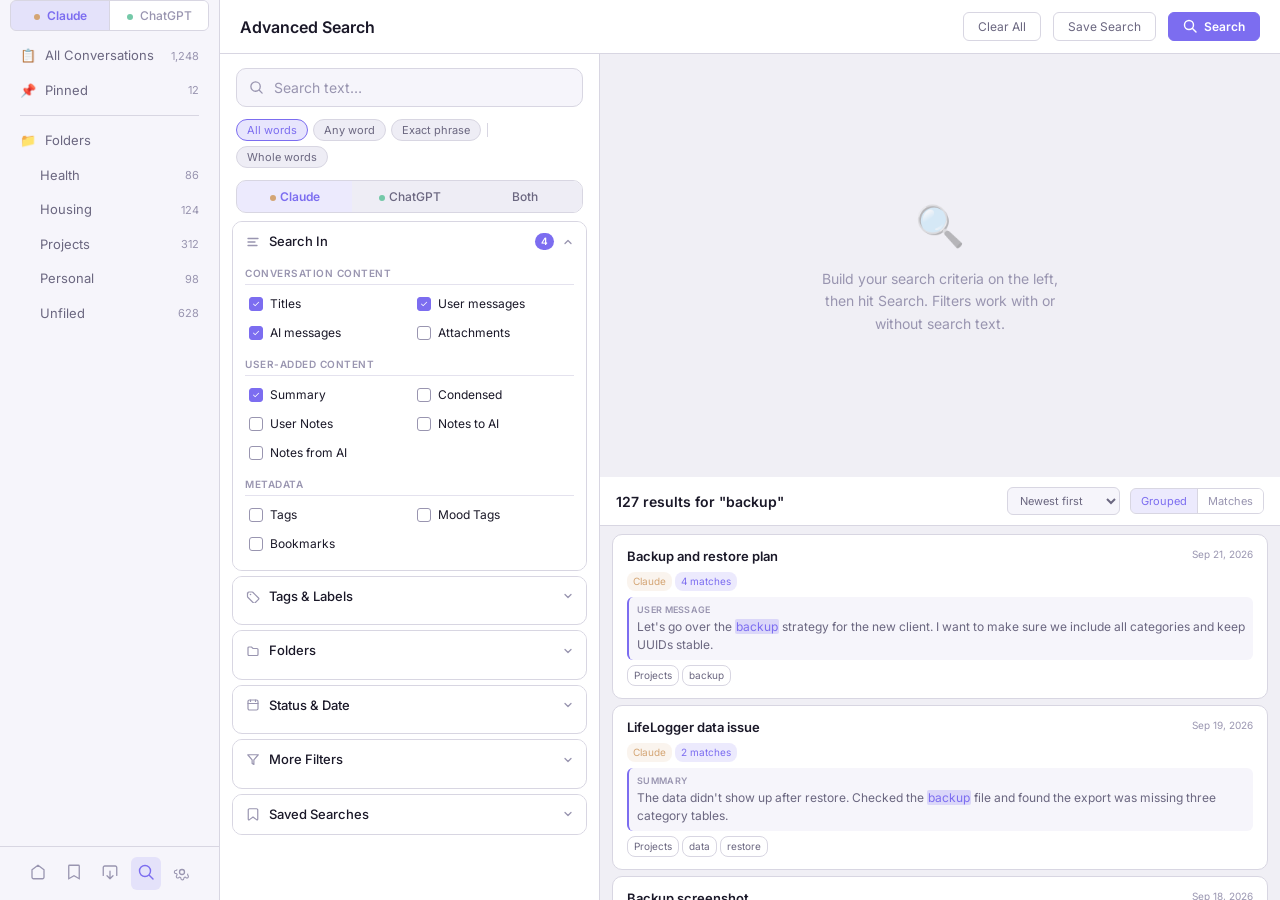
<file: advanced-search-desktop.html>
<!DOCTYPE html>
<html lang="en">
<head>
<meta charset="UTF-8">
<meta name="viewport" content="width=device-width, initial-scale=1, viewport-fit=cover">
<title>Advanced Search — Desktop</title>
<link href="https://fonts.googleapis.com/css2?family=Inter:wght@400;500;600;700&display=swap" rel="stylesheet">
<style>
:root {
  --bg-base: #0e0e1a;
  --bg-surface: #14142a;
  --bg-elevated: #1c1c36;
  --bg-input: #111126;
  --bg-sidebar: #111122;
  --border: #262650;
  --border-subtle: #1e1e40;
  --border-active: #7c6df0;
  --text-primary: #e8e6f0;
  --text-secondary: #8a86a0;
  --text-muted: #5c587a;
  --accent: #7c6df0;
  --accent-dim: rgba(124,109,240,0.14);
  --accent-hover: #8d80f4;
  --accent-glow: rgba(124,109,240,0.06);
  --chip-bg: #1a1a34;
  --chip-active-bg: rgba(124,109,240,0.18);
  --chip-active-border: #7c6df0;
  --destructive: #e05a5a;
  --destructive-dim: rgba(224,90,90,0.12);
  --success: #4ecdc4;
  --warning: #f0a04b;
  --claude-color: #d4a574;
  --chatgpt-color: #74c9a8;
  --radius-sm: 6px;
  --radius-md: 10px;
  --radius-lg: 14px;
  --font: 'Inter', -apple-system, BlinkMacSystemFont, sans-serif;
  box-sizing: border-box;
}
@media (prefers-color-scheme: light) {
  :root:not([data-theme="dark"]) {
    --bg-base: #f0eff5; --bg-surface: #ffffff; --bg-elevated: #eeedf5;
    --bg-input: #f6f5fb; --bg-sidebar: #f6f5fb; --border: #d8d6e2;
    --border-subtle: #e4e2ee; --text-primary: #1a1828; --text-secondary: #6b6780;
    --text-muted: #9995b0; --chip-bg: #eeedf5; --accent-glow: rgba(124,109,240,0.04);
  }
}
:root[data-theme="dark"] {
  --bg-base: #0e0e1a; --bg-surface: #14142a; --bg-elevated: #1c1c36;
  --bg-input: #111126; --bg-sidebar: #111122; --border: #262650;
  --text-primary: #e8e6f0; --text-secondary: #8a86a0; --text-muted: #5c587a;
}
*,*::before,*::after{box-sizing:inherit;margin:0;padding:0;}
html,body{height:100%;}
body{font-family:var(--font);background:var(--bg-base);color:var(--text-primary);line-height:1.5;-webkit-font-smoothing:antialiased;overflow:hidden;}

/* ═══ SHELL LAYOUT ═══ */
.shell{display:flex;height:100vh;overflow:hidden;}

/* Left app sidebar (mimics app nav) */
.app-sidebar{
  width:220px;flex-shrink:0;background:var(--bg-sidebar);
  border-right:1px solid var(--border);display:flex;flex-direction:column;
  overflow-y:auto;
}
.app-sidebar-header{padding:16px 14px 12px;display:flex;align-items:center;gap:8px;}
.platform-tabs{display:flex;gap:0;margin:0 10px;border-radius:var(--radius-sm);overflow:hidden;border:1px solid var(--border);}
.ptab{flex:1;padding:7px 0;text-align:center;font-size:12px;font-weight:500;cursor:pointer;background:var(--bg-surface);color:var(--text-muted);border:none;font-family:var(--font);transition:all .15s;}
.ptab.active{background:var(--accent-dim);color:var(--accent);font-weight:600;}
.ptab:not(:last-child){border-right:1px solid var(--border);}
.sidebar-nav{padding:8px 10px;flex:1;}
.nav-item{display:flex;align-items:center;gap:9px;padding:7px 10px;border-radius:var(--radius-sm);font-size:13px;color:var(--text-secondary);cursor:pointer;transition:background .1s;margin-bottom:1px;}
.nav-item:hover{background:var(--bg-elevated);}
.nav-item .count{margin-left:auto;font-size:11px;color:var(--text-muted);}
.nav-item.active{background:var(--accent-dim);color:var(--accent);}
.nav-icon{width:16px;text-align:center;font-size:13px;flex-shrink:0;color:var(--text-muted);}
.nav-item.active .nav-icon{color:var(--accent);}
.nav-divider{height:1px;background:var(--border);margin:8px 10px;}
.folder-indent{padding-left:30px;}
.sidebar-bottom{padding:10px;border-top:1px solid var(--border);display:flex;justify-content:center;gap:6px;}
.sidebar-icon-btn{background:none;border:none;color:var(--text-muted);padding:6px;cursor:pointer;border-radius:var(--radius-sm);}
.sidebar-icon-btn:hover{color:var(--text-secondary);background:var(--bg-elevated);}
.sidebar-icon-btn.active-search{color:var(--accent);background:var(--accent-dim);}

/* ═══ MAIN AREA ═══ */
.main{flex:1;display:flex;flex-direction:column;overflow:hidden;}

/* Top bar */
.top-bar{
  display:flex;align-items:center;gap:12px;
  padding:12px 20px;border-bottom:1px solid var(--border);
  background:var(--bg-surface);flex-shrink:0;
}
.top-title{font-size:16px;font-weight:600;flex-shrink:0;}
.top-spacer{flex:1;}
.top-btn{
  background:none;border:1px solid var(--border);color:var(--text-secondary);
  padding:6px 14px;border-radius:var(--radius-sm);font-size:12px;
  font-family:var(--font);cursor:pointer;transition:all .15s;
}
.top-btn:hover{border-color:var(--text-muted);color:var(--text-primary);}
.top-btn.primary{background:var(--accent);border-color:var(--accent);color:#fff;font-weight:600;}
.top-btn.primary:hover{background:var(--accent-hover);}

/* ═══ CONTENT SPLIT: filters left, results right ═══ */
.content-split{flex:1;display:flex;overflow:hidden;}

/* Filter Panel */
.filter-panel{
  width:380px;flex-shrink:0;overflow-y:auto;
  border-right:1px solid var(--border);background:var(--bg-surface);
  padding-bottom:20px;
}

/* Search bar inside filter panel */
.search-bar{padding:14px 16px 6px;}
.search-wrap{
  display:flex;align-items:center;background:var(--bg-input);
  border:1px solid var(--border);border-radius:var(--radius-md);
  padding:0 12px;transition:border-color .15s;
}
.search-wrap:focus-within{border-color:var(--accent);}
.s-icon{color:var(--text-muted);flex-shrink:0;}
.s-input{
  flex:1;background:none;border:none;outline:none;
  color:var(--text-primary);font-size:14px;padding:10px 10px;
  font-family:var(--font);
}
.s-input::placeholder{color:var(--text-muted);}
.s-clear{background:none;border:none;color:var(--text-muted);cursor:pointer;padding:4px;display:none;flex-shrink:0;}
.s-clear.vis{display:flex;}

.text-opts{display:flex;gap:5px;padding:6px 16px 2px;flex-wrap:wrap;align-items:center;}
.t-chip{
  font-size:11px;padding:3px 10px;border-radius:16px;
  border:1px solid var(--border);background:var(--chip-bg);
  color:var(--text-secondary);cursor:pointer;font-family:var(--font);
  transition:all .15s;white-space:nowrap;
}
.t-chip.active{background:var(--chip-active-bg);border-color:var(--chip-active-border);color:var(--accent);}
.t-chip:hover{border-color:var(--text-muted);}
.t-divider{width:1px;height:14px;background:var(--border);margin:0 1px;}

/* Platform row */
.platform-row{display:flex;gap:0;margin:10px 16px 0;border-radius:var(--radius-md);overflow:hidden;border:1px solid var(--border);}
.p-btn{
  flex:1;padding:8px 0;text-align:center;font-size:12px;font-weight:500;
  cursor:pointer;background:var(--bg-elevated);color:var(--text-secondary);
  border:none;font-family:var(--font);transition:all .15s;position:relative;
}
.p-btn:not(:last-child)::after{content:'';position:absolute;right:0;top:20%;height:60%;width:1px;background:var(--border);}
.p-btn.active{background:var(--accent-dim);color:var(--accent);font-weight:600;}
.p-btn.active::after{display:none;}
.p-btn.active+.p-btn::after{display:none;}
.p-dot{display:inline-block;width:6px;height:6px;border-radius:50%;margin-right:4px;vertical-align:middle;}
.p-dot.cl{background:var(--claude-color);}
.p-dot.gp{background:var(--chatgpt-color);}

/* ─── Accordion ─── */
.acc{margin:8px 12px 0;border:1px solid var(--border);border-radius:var(--radius-md);overflow:hidden;}
.acc+.acc{margin-top:5px;}
.acc-head{
  display:flex;align-items:center;padding:10px 12px;cursor:pointer;
  user-select:none;background:var(--bg-surface);transition:background .15s;gap:8px;
}
.acc-head:hover{background:var(--bg-elevated);}
.acc-icon{color:var(--text-muted);flex-shrink:0;width:16px;text-align:center;}
.acc-title{flex:1;font-size:13px;font-weight:500;}
.acc-badge{
  font-size:10px;font-weight:600;padding:1px 6px;border-radius:10px;
  background:var(--accent);color:#fff;min-width:18px;text-align:center;display:none;
}
.acc-badge.vis{display:inline-block;}
.acc-chev{color:var(--text-muted);transition:transform .2s;flex-shrink:0;}
.acc.open .acc-chev{transform:rotate(180deg);}
.acc-body{max-height:0;overflow:hidden;transition:max-height .25s ease;background:var(--bg-surface);}
.acc.open .acc-body{max-height:3000px;}
.acc-inner{padding:2px 12px 12px;}

/* Collapsed summary chips */
.acc-summary{display:flex;flex-wrap:wrap;gap:3px;padding:0 12px 8px;}
.acc.open .acc-summary{display:none;}
.a-tag{font-size:10px;padding:2px 7px;border-radius:10px;background:var(--accent-dim);color:var(--accent);white-space:nowrap;}

/* ─── Within sections ─── */
.sub-label{
  font-size:10px;font-weight:600;color:var(--text-muted);
  text-transform:uppercase;letter-spacing:.5px;margin:10px 0 5px;
  padding-bottom:3px;border-bottom:1px solid var(--border-subtle);
}
.sub-label:first-child{margin-top:2px;}
.ck-grid{display:grid;grid-template-columns:1fr 1fr;gap:1px 6px;}
.ck{display:flex;align-items:center;gap:7px;padding:5px 4px;cursor:pointer;border-radius:var(--radius-sm);transition:background .1s;}
.ck:hover{background:var(--bg-elevated);}
.ck-box{
  width:14px;height:14px;border-radius:3px;border:1.5px solid var(--text-muted);
  flex-shrink:0;display:flex;align-items:center;justify-content:center;
  transition:all .15s;font-size:9px;color:transparent;
}
.ck.on .ck-box{background:var(--accent);border-color:var(--accent);color:#fff;}
.ck-lbl{font-size:12px;}

/* Tag controls */
.tag-ctl{display:flex;gap:3px;margin-bottom:6px;flex-wrap:wrap;}
.tm{
  font-size:10px;padding:2px 8px;border-radius:12px;
  border:1px solid var(--border);background:var(--chip-bg);
  color:var(--text-secondary);cursor:pointer;font-family:var(--font);transition:all .15s;
}
.tm.active{border-color:var(--chip-active-border);background:var(--chip-active-bg);color:var(--accent);}
.tm.ex.active{border-color:var(--destructive);background:var(--destructive-dim);color:var(--destructive);}
.tag-area{
  display:flex;flex-wrap:wrap;gap:4px;padding:6px 8px;
  background:var(--bg-input);border-radius:var(--radius-sm);
  border:1px solid var(--border);min-height:32px;align-items:center;
}
.tpill{
  font-size:11px;padding:2px 8px;border-radius:10px;
  background:var(--bg-elevated);color:var(--text-primary);
  cursor:pointer;border:1px solid var(--border);transition:all .15s;
  display:flex;align-items:center;gap:3px;
}
.tpill.sel{background:var(--accent-dim);border-color:var(--accent);color:var(--accent);}
.tpill.excl{background:var(--destructive-dim);border-color:var(--destructive);color:var(--destructive);text-decoration:line-through;}
.ldot{width:8px;height:8px;border-radius:50%;display:inline-block;flex-shrink:0;}

/* Date */
.date-row{display:flex;flex-wrap:wrap;gap:4px;margin-bottom:6px;}
.d-chip{
  font-size:11px;padding:4px 10px;border-radius:14px;
  border:1px solid var(--border);background:var(--chip-bg);
  color:var(--text-secondary);cursor:pointer;font-family:var(--font);transition:all .15s;
}
.d-chip.active{border-color:var(--accent);background:var(--accent-dim);color:var(--accent);}
.custom-range{display:none;gap:6px;margin-top:6px;align-items:center;}
.custom-range.vis{display:flex;}
.d-input{
  flex:1;background:var(--bg-input);border:1px solid var(--border);
  border-radius:var(--radius-sm);padding:6px 8px;color:var(--text-primary);
  font-family:var(--font);font-size:12px;
}
.d-input:focus{outline:none;border-color:var(--accent);}
.d-sep{color:var(--text-muted);font-size:11px;}
.d-note{font-size:10px;color:var(--text-muted);margin-top:4px;font-style:italic;}

/* Status chips */
.status-row{display:flex;flex-wrap:wrap;gap:4px;}

/* Provider-specific */
.prov{margin-top:8px;padding-top:8px;border-top:1px solid var(--border-subtle);}
.prov-label{font-size:11px;color:var(--text-muted);margin-bottom:4px;display:flex;align-items:center;gap:5px;}
.prov-dot{width:5px;height:5px;border-radius:50%;}
.prov-sel{
  width:100%;background:var(--bg-input);border:1px solid var(--border);
  border-radius:var(--radius-sm);padding:6px 8px;color:var(--text-primary);
  font-family:var(--font);font-size:12px;
}

/* Saved searches */
.saved-row{display:flex;align-items:center;gap:8px;padding:6px 8px;border-radius:var(--radius-sm);cursor:pointer;transition:background .1s;}
.saved-row:hover{background:var(--bg-elevated);}
.saved-ico{font-size:12px;flex-shrink:0;color:var(--text-muted);}
.saved-name{font-size:12px;flex:1;}
.saved-meta{font-size:10px;color:var(--text-muted);}

/* ═══ RESULTS PANEL ═══ */
.results-panel{flex:1;display:flex;flex-direction:column;overflow:hidden;background:var(--bg-base);}
.results-empty{
  flex:1;display:flex;flex-direction:column;align-items:center;justify-content:center;
  color:var(--text-muted);gap:12px;
}
.results-empty-icon{font-size:40px;opacity:.4;}
.results-empty-text{font-size:14px;text-align:center;max-width:260px;line-height:1.6;}

/* Results header bar */
.res-bar{
  display:flex;align-items:center;gap:10px;padding:10px 16px;
  border-bottom:1px solid var(--border);background:var(--bg-surface);flex-shrink:0;
}
.res-count{font-size:14px;font-weight:600;flex:1;}
.res-sort{
  background:var(--bg-input);border:1px solid var(--border);
  border-radius:var(--radius-sm);padding:5px 8px;color:var(--text-secondary);
  font-size:11px;font-family:var(--font);
}
.res-view{display:flex;border:1px solid var(--border);border-radius:var(--radius-sm);overflow:hidden;}
.rv-btn{
  background:var(--bg-surface);border:none;padding:5px 10px;color:var(--text-muted);
  font-size:11px;cursor:pointer;font-family:var(--font);
}
.rv-btn.active{background:var(--accent-dim);color:var(--accent);}
.rv-btn:not(:last-child){border-right:1px solid var(--border);}

/* Result cards */
.res-scroll{flex:1;overflow-y:auto;padding:8px 12px 20px;}
.r-card{
  padding:12px 14px;background:var(--bg-surface);border:1px solid var(--border);
  border-radius:var(--radius-md);cursor:pointer;transition:border-color .15s;
  margin-bottom:6px;
}
.r-card:hover{border-color:var(--text-muted);}
.r-card.visited{border-left:3px solid var(--accent-dim);}
.r-top{display:flex;align-items:flex-start;gap:8px;margin-bottom:5px;}
.r-title{font-size:13px;font-weight:600;flex:1;}
.r-date{font-size:10px;color:var(--text-muted);white-space:nowrap;}
.r-chips{display:flex;flex-wrap:wrap;gap:3px;margin-bottom:6px;}
.r-chip{font-size:10px;padding:2px 6px;border-radius:8px;background:var(--bg-elevated);color:var(--text-secondary);}
.r-chip.cl{background:rgba(212,165,116,.12);color:var(--claude-color);}
.r-chip.gp{background:rgba(116,201,168,.12);color:var(--chatgpt-color);}
.r-chip.matches{background:var(--accent-dim);color:var(--accent);}
.r-snippet{
  font-size:12px;color:var(--text-secondary);line-height:1.5;
  padding:6px 8px;background:var(--bg-input);border-radius:var(--radius-sm);
  border-left:2px solid var(--accent);
}
.r-snippet-src{font-size:9px;color:var(--text-muted);font-weight:600;text-transform:uppercase;letter-spacing:.3px;margin-bottom:2px;}
.r-snippet mark{background:rgba(124,109,240,.22);color:var(--accent);border-radius:2px;padding:0 1px;}
.r-tags{display:flex;flex-wrap:wrap;gap:3px;margin-top:5px;}
.r-tag{font-size:10px;padding:2px 6px;border-radius:8px;border:1px solid var(--border);color:var(--text-secondary);}

/* ═══ SVG icons (inline) ═══ */
.ico{display:inline-flex;align-items:center;justify-content:center;}

/* ═══ Scrollbar ═══ */
::-webkit-scrollbar{width:6px;}
::-webkit-scrollbar-track{background:transparent;}
::-webkit-scrollbar-thumb{background:var(--border);border-radius:3px;}
::-webkit-scrollbar-thumb:hover{background:var(--text-muted);}
</style>
</head>
<body>
<div class="shell">

<!-- ═══ APP SIDEBAR ═══ -->
<div class="app-sidebar">
  <div class="platform-tabs">
    <button class="ptab active" onclick="setPtab(this)"><span class="p-dot cl"></span> Claude</button>
    <button class="ptab" onclick="setPtab(this)"><span class="p-dot gp"></span> ChatGPT</button>
  </div>
  <div class="sidebar-nav">
    <div class="nav-item"><span class="nav-icon">📋</span>All Conversations<span class="count">1,248</span></div>
    <div class="nav-item"><span class="nav-icon">📌</span>Pinned<span class="count">12</span></div>
    <div class="nav-divider"></div>
    <div class="nav-item"><span class="nav-icon">📁</span>Folders</div>
    <div class="nav-item folder-indent">Health<span class="count">86</span></div>
    <div class="nav-item folder-indent">Housing<span class="count">124</span></div>
    <div class="nav-item folder-indent">Projects<span class="count">312</span></div>
    <div class="nav-item folder-indent">Personal<span class="count">98</span></div>
    <div class="nav-item folder-indent">Unfiled<span class="count">628</span></div>
  </div>
  <div class="sidebar-bottom">
    <button class="sidebar-icon-btn" title="Home">
      <svg width="18" height="18" viewBox="0 0 18 18" fill="none"><path d="M3 6.75L9 2.25L15 6.75V14.25C15 14.6478 14.842 15.0294 14.5607 15.3107C14.2794 15.592 13.8978 15.75 13.5 15.75H4.5C4.10218 15.75 3.72064 15.592 3.43934 15.3107C3.15804 15.0294 3 14.6478 3 14.25V6.75Z" stroke="currentColor" stroke-width="1.3" stroke-linecap="round" stroke-linejoin="round"/></svg>
    </button>
    <button class="sidebar-icon-btn" title="Bookmarks">
      <svg width="18" height="18" viewBox="0 0 18 18" fill="none"><path d="M4.5 2.25H13.5C13.9 2.25 14.25 2.6 14.25 3V15.75L9 12.75L3.75 15.75V3C3.75 2.6 4.1 2.25 4.5 2.25Z" stroke="currentColor" stroke-width="1.3"/></svg>
    </button>
    <button class="sidebar-icon-btn" title="Export">
      <svg width="18" height="18" viewBox="0 0 18 18" fill="none"><path d="M6 12.75L9 15.75L12 12.75M9 8.25V15.75M15.75 12.4V4.5C15.75 3.67 15.08 3 14.25 3H3.75C2.92 3 2.25 3.67 2.25 4.5V12.4" stroke="currentColor" stroke-width="1.3" stroke-linecap="round" stroke-linejoin="round"/></svg>
    </button>
    <button class="sidebar-icon-btn active-search" title="Search">
      <svg width="18" height="18" viewBox="0 0 18 18" fill="none"><circle cx="8" cy="8" r="5.5" stroke="currentColor" stroke-width="1.4"/><path d="M12.5 12.5L16 16" stroke="currentColor" stroke-width="1.4" stroke-linecap="round"/></svg>
    </button>
    <button class="sidebar-icon-btn" title="Settings">
      <svg width="18" height="18" viewBox="0 0 18 18" fill="none"><circle cx="9" cy="9" r="2.5" stroke="currentColor" stroke-width="1.3"/><path d="M14.7 11.1a1.2 1.2 0 00.24 1.32l.04.04a1.45 1.45 0 11-2.06 2.06l-.04-.04a1.2 1.2 0 00-1.32-.24 1.2 1.2 0 00-.73 1.1v.12a1.45 1.45 0 11-2.9 0v-.06a1.2 1.2 0 00-.79-1.1 1.2 1.2 0 00-1.32.24l-.04.04a1.45 1.45 0 11-2.06-2.06l.04-.04a1.2 1.2 0 00.24-1.32 1.2 1.2 0 00-1.1-.73h-.12a1.45 1.45 0 110-2.9h.06a1.2 1.2 0 001.1-.79" stroke="currentColor" stroke-width="1.1" stroke-linecap="round" stroke-linejoin="round"/></svg>
    </button>
  </div>
</div>

<!-- ═══ MAIN ═══ -->
<div class="main">

  <!-- Top bar -->
  <div class="top-bar">
    <div class="top-title">Advanced Search</div>
    <div class="top-spacer"></div>
    <button class="top-btn" onclick="clearAll()">Clear All</button>
    <button class="top-btn" title="Save this search">Save Search</button>
    <button class="top-btn primary" onclick="runSearch()">
      <svg width="14" height="14" viewBox="0 0 14 14" fill="none" style="vertical-align:-2px;margin-right:4px;"><circle cx="6" cy="6" r="4.5" stroke="#fff" stroke-width="1.4"/><path d="M9.5 9.5L13 13" stroke="#fff" stroke-width="1.4" stroke-linecap="round"/></svg>
      Search
    </button>
  </div>

  <!-- Content split -->
  <div class="content-split">

    <!-- ═══ FILTER PANEL ═══ -->
    <div class="filter-panel">

      <!-- Search text -->
      <div class="search-bar">
        <div class="search-wrap">
          <svg class="s-icon" width="15" height="15" viewBox="0 0 16 16" fill="none"><circle cx="7" cy="7" r="5" stroke="currentColor" stroke-width="1.4"/><path d="M11 11L14 14" stroke="currentColor" stroke-width="1.4" stroke-linecap="round"/></svg>
          <input class="s-input" id="si" type="text" placeholder="Search text…" oninput="onSI(this)">
          <button class="s-clear" id="sc" onclick="document.getElementById('si').value='';this.classList.remove('vis');">
            <svg width="14" height="14" viewBox="0 0 14 14" fill="none"><path d="M3.5 3.5L10.5 10.5M10.5 3.5L3.5 10.5" stroke="currentColor" stroke-width="1.3" stroke-linecap="round"/></svg>
          </button>
        </div>
      </div>
      <div class="text-opts">
        <button class="t-chip active" data-group="tm" onclick="grp(this,'tm')">All words</button>
        <button class="t-chip" data-group="tm" onclick="grp(this,'tm')">Any word</button>
        <button class="t-chip" data-group="tm" onclick="grp(this,'tm')">Exact phrase</button>
        <div class="t-divider"></div>
        <button class="t-chip" onclick="this.classList.toggle('active')">Whole words</button>
      </div>

      <!-- Platform -->
      <div class="platform-row">
        <button class="p-btn active" onclick="plat(this)"><span class="p-dot cl"></span>Claude</button>
        <button class="p-btn" onclick="plat(this)"><span class="p-dot gp"></span>ChatGPT</button>
        <button class="p-btn" onclick="plat(this)">Both</button>
      </div>

      <!-- Search In -->
      <div class="acc open" id="s-searchin">
        <div class="acc-head" onclick="tog('s-searchin')">
          <svg class="acc-icon" width="14" height="14" viewBox="0 0 14 14" fill="none"><path d="M2 3.5h10M2 7h7M2 10.5h9" stroke="currentColor" stroke-width="1.3" stroke-linecap="round"/></svg>
          <span class="acc-title">Search In</span>
          <span class="acc-badge vis">4</span>
          <svg class="acc-chev" width="12" height="12" viewBox="0 0 12 12" fill="none"><path d="M3 4.5L6 7.5L9 4.5" stroke="currentColor" stroke-width="1.3" stroke-linecap="round" stroke-linejoin="round"/></svg>
        </div>
        <div class="acc-summary"><span class="a-tag">Titles</span><span class="a-tag">User msgs</span><span class="a-tag">AI msgs</span><span class="a-tag">Summary</span></div>
        <div class="acc-body"><div class="acc-inner">
          <div class="sub-label">Conversation Content</div>
          <div class="ck-grid">
            <label class="ck on" onclick="tck(this)"><span class="ck-box">✓</span><span class="ck-lbl">Titles</span></label>
            <label class="ck on" onclick="tck(this)"><span class="ck-box">✓</span><span class="ck-lbl">User messages</span></label>
            <label class="ck on" onclick="tck(this)"><span class="ck-box">✓</span><span class="ck-lbl">AI messages</span></label>
            <label class="ck" onclick="tck(this)"><span class="ck-box">✓</span><span class="ck-lbl">Attachments</span></label>
          </div>
          <div class="sub-label">User-Added Content</div>
          <div class="ck-grid">
            <label class="ck on" onclick="tck(this)"><span class="ck-box">✓</span><span class="ck-lbl">Summary</span></label>
            <label class="ck" onclick="tck(this)"><span class="ck-box">✓</span><span class="ck-lbl">Condensed</span></label>
            <label class="ck" onclick="tck(this)"><span class="ck-box">✓</span><span class="ck-lbl">User Notes</span></label>
            <label class="ck" onclick="tck(this)"><span class="ck-box">✓</span><span class="ck-lbl">Notes to AI</span></label>
            <label class="ck" onclick="tck(this)"><span class="ck-box">✓</span><span class="ck-lbl">Notes from AI</span></label>
          </div>
          <div class="sub-label">Metadata</div>
          <div class="ck-grid">
            <label class="ck" onclick="tck(this)"><span class="ck-box">✓</span><span class="ck-lbl">Tags</span></label>
            <label class="ck" onclick="tck(this)"><span class="ck-box">✓</span><span class="ck-lbl">Mood Tags</span></label>
            <label class="ck" onclick="tck(this)"><span class="ck-box">✓</span><span class="ck-lbl">Bookmarks</span></label>
          </div>
        </div></div>
      </div>

      <!-- Tags & Labels -->
      <div class="acc" id="s-tags">
        <div class="acc-head" onclick="tog('s-tags')">
          <svg class="acc-icon" width="14" height="14" viewBox="0 0 14 14" fill="none"><path d="M2 4C2 3.45 2.45 3 3 3H6.09c.27 0 .52.1.71.29L12.5 9a1 1 0 010 1.41l-3.59 3.59a1 1 0 01-1.41 0L1.79 8.29A1 1 0 011.5 7.59V4z" stroke="currentColor" stroke-width="1.2"/><circle cx="4.5" cy="5.5" r=".8" fill="currentColor"/></svg>
          <span class="acc-title">Tags & Labels</span>
          <span class="acc-badge"></span>
          <svg class="acc-chev" width="12" height="12" viewBox="0 0 12 12" fill="none"><path d="M3 4.5L6 7.5L9 4.5" stroke="currentColor" stroke-width="1.3" stroke-linecap="round" stroke-linejoin="round"/></svg>
        </div>
        <div class="acc-summary"></div>
        <div class="acc-body"><div class="acc-inner">
          <div class="sub-label">Regular Tags</div>
          <div class="tag-ctl">
            <button class="tm active" data-group="rtm" onclick="grp(this,'rtm')">Include</button>
            <button class="tm ex" data-group="rtm" onclick="grp(this,'rtm')">Exclude</button>
            <div class="t-divider"></div>
            <button class="tm active" data-group="rtl" onclick="grp(this,'rtl')">Any</button>
            <button class="tm" data-group="rtl" onclick="grp(this,'rtl')">All</button>
          </div>
          <div class="tag-area">
            <span class="tpill" onclick="this.classList.toggle('sel')">Projects</span>
            <span class="tpill" onclick="this.classList.toggle('sel')">backup</span>
            <span class="tpill" onclick="this.classList.toggle('sel')">data</span>
            <span class="tpill" onclick="this.classList.toggle('sel')">restore</span>
            <span class="tpill" onclick="this.classList.toggle('sel')">UI</span>
            <span class="tpill" onclick="this.classList.toggle('sel')">bugs</span>
            <span class="tpill" onclick="this.classList.toggle('sel')">design</span>
            <span class="tpill" onclick="this.classList.toggle('sel')">voice</span>
          </div>

          <div class="sub-label" style="margin-top:14px">Mood Tags</div>
          <div class="tag-ctl">
            <button class="tm active" data-group="mm" onclick="grp(this,'mm')">Include</button>
            <button class="tm ex" data-group="mm" onclick="grp(this,'mm')">Exclude</button>
            <div class="t-divider"></div>
            <button class="tm active" data-group="ml" onclick="grp(this,'ml')">Any</button>
            <button class="tm" data-group="ml" onclick="grp(this,'ml')">All</button>
          </div>
          <div class="tag-area">
            <span class="tpill" onclick="this.classList.toggle('sel')">Productive</span>
            <span class="tpill" onclick="this.classList.toggle('sel')">Frustrated</span>
            <span class="tpill" onclick="this.classList.toggle('sel')">Breakthrough</span>
            <span class="tpill" onclick="this.classList.toggle('sel')">Exploring</span>
          </div>

          <div class="sub-label" style="margin-top:14px">Labels</div>
          <div class="tag-ctl">
            <button class="tm active" data-group="lm" onclick="grp(this,'lm')">Include</button>
            <button class="tm ex" data-group="lm" onclick="grp(this,'lm')">Exclude</button>
            <div class="t-divider"></div>
            <button class="tm active" data-group="ll" onclick="grp(this,'ll')">Any</button>
            <button class="tm" data-group="ll" onclick="grp(this,'ll')">All</button>
          </div>
          <div class="tag-area">
            <span class="tpill" onclick="this.classList.toggle('sel')"><span class="ldot" style="background:#e05a5a"></span> Urgent</span>
            <span class="tpill" onclick="this.classList.toggle('sel')"><span class="ldot" style="background:#f0a04b"></span> Review</span>
            <span class="tpill" onclick="this.classList.toggle('sel')"><span class="ldot" style="background:#4ecdc4"></span> Done</span>
            <span class="tpill" onclick="this.classList.toggle('sel')"><span class="ldot" style="background:#7c6df0"></span></span>
            <span class="tpill" onclick="this.classList.toggle('sel')"><span class="ldot" style="background:#8a86a0"></span></span>
            <span class="tpill" onclick="this.classList.toggle('sel')">Unlabeled</span>
          </div>
        </div></div>
      </div>

      <!-- Folders -->
      <div class="acc" id="s-folders">
        <div class="acc-head" onclick="tog('s-folders')">
          <svg class="acc-icon" width="14" height="14" viewBox="0 0 14 14" fill="none"><path d="M2 4C2 3.45 2.45 3 3 3H5.5L7 4.5H11c.55 0 1 .45 1 1V10.5c0 .55-.45 1-1 1H3c-.55 0-1-.45-1-1V4z" stroke="currentColor" stroke-width="1.2"/></svg>
          <span class="acc-title">Folders</span>
          <span class="acc-badge"></span>
          <svg class="acc-chev" width="12" height="12" viewBox="0 0 12 12" fill="none"><path d="M3 4.5L6 7.5L9 4.5" stroke="currentColor" stroke-width="1.3" stroke-linecap="round" stroke-linejoin="round"/></svg>
        </div>
        <div class="acc-summary"></div>
        <div class="acc-body"><div class="acc-inner">
          <div class="tag-ctl" style="margin-bottom:8px;">
            <button class="tm active" data-group="fm" onclick="grp(this,'fm')">All</button>
            <button class="tm" data-group="fm" onclick="grp(this,'fm')">Selected</button>
            <button class="tm ex" data-group="fm" onclick="grp(this,'fm')">Exclude</button>
            <button class="tm" data-group="fm" onclick="grp(this,'fm')">No Folder</button>
          </div>
          <div class="tag-area">
            <span class="tpill" onclick="this.classList.toggle('sel')">Health</span>
            <span class="tpill" onclick="this.classList.toggle('sel')">Housing</span>
            <span class="tpill" onclick="this.classList.toggle('sel')">Projects</span>
            <span class="tpill" onclick="this.classList.toggle('sel')">Personal</span>
            <span class="tpill" onclick="this.classList.toggle('sel')">Unfiled</span>
          </div>
        </div></div>
      </div>

      <!-- Status & Date -->
      <div class="acc" id="s-status">
        <div class="acc-head" onclick="tog('s-status')">
          <svg class="acc-icon" width="14" height="14" viewBox="0 0 14 14" fill="none"><rect x="2" y="2" width="10" height="10" rx="1.5" stroke="currentColor" stroke-width="1.2"/><path d="M4.5 2v1.5M9.5 2v1.5M2 5.5h10" stroke="currentColor" stroke-width="1.2" stroke-linecap="round"/></svg>
          <span class="acc-title">Status & Date</span>
          <span class="acc-badge"></span>
          <svg class="acc-chev" width="12" height="12" viewBox="0 0 12 12" fill="none"><path d="M3 4.5L6 7.5L9 4.5" stroke="currentColor" stroke-width="1.3" stroke-linecap="round" stroke-linejoin="round"/></svg>
        </div>
        <div class="acc-summary"></div>
        <div class="acc-body"><div class="acc-inner">
          <div class="sub-label">Status</div>
          <div class="status-row">
            <button class="t-chip active" data-group="st" onclick="grp(this,'st')">Active</button>
            <button class="t-chip" data-group="st" onclick="grp(this,'st')">Archived</button>
            <button class="t-chip" data-group="st" onclick="grp(this,'st')">Recycle Bin</button>
            <div class="t-divider"></div>
            <button class="t-chip" onclick="this.classList.toggle('active')">Pinned only</button>
          </div>
          <div class="sub-label" style="margin-top:12px">Last Activity Date</div>
          <div class="date-row">
            <button class="d-chip active" data-group="dr" onclick="dsel(this,'dr')">Any time</button>
            <button class="d-chip" data-group="dr" onclick="dsel(this,'dr')">7 days</button>
            <button class="d-chip" data-group="dr" onclick="dsel(this,'dr')">30 days</button>
            <button class="d-chip" data-group="dr" onclick="dsel(this,'dr')">90 days</button>
            <button class="d-chip" data-group="dr" onclick="dsel(this,'dr')">Custom</button>
          </div>
          <div class="custom-range" id="cdr">
            <input type="date" class="d-input"><span class="d-sep">→</span><input type="date" class="d-input">
          </div>
          <div class="d-note">Filters by conversation's last activity date</div>
        </div></div>
      </div>

      <!-- More Filters -->
      <div class="acc" id="s-more">
        <div class="acc-head" onclick="tog('s-more')">
          <svg class="acc-icon" width="14" height="14" viewBox="0 0 14 14" fill="none"><path d="M12.25 1.75H1.75l4.38 5.17v3.58l1.75.88V6.92l4.37-5.17z" stroke="currentColor" stroke-width="1.2" stroke-linecap="round" stroke-linejoin="round"/></svg>
          <span class="acc-title">More Filters</span>
          <span class="acc-badge"></span>
          <svg class="acc-chev" width="12" height="12" viewBox="0 0 12 12" fill="none"><path d="M3 4.5L6 7.5L9 4.5" stroke="currentColor" stroke-width="1.3" stroke-linecap="round" stroke-linejoin="round"/></svg>
        </div>
        <div class="acc-summary"></div>
        <div class="acc-body"><div class="acc-inner">
          <div class="sub-label">Conversation Must Have</div>
          <div class="ck-grid">
            <label class="ck" onclick="tck(this)"><span class="ck-box">✓</span><span class="ck-lbl">Summary</span></label>
            <label class="ck" onclick="tck(this)"><span class="ck-box">✓</span><span class="ck-lbl">Notes</span></label>
            <label class="ck" onclick="tck(this)"><span class="ck-box">✓</span><span class="ck-lbl">Bookmarks</span></label>
            <label class="ck" onclick="tck(this)"><span class="ck-box">✓</span><span class="ck-lbl">Attachments</span></label>
          </div>
          <div class="prov" id="cf">
            <div class="prov-label"><span class="prov-dot" style="background:var(--claude-color)"></span> Claude Model</div>
            <select class="prov-sel"><option>Any model</option><option>Opus</option><option>Sonnet</option><option>Haiku</option></select>
          </div>
          <div class="prov" id="gf" style="display:none">
            <div class="prov-label"><span class="prov-dot" style="background:var(--chatgpt-color)"></span> Custom GPT</div>
            <select class="prov-sel"><option>Any GPT</option><option>Custom GPTs only</option><option>Default ChatGPT only</option></select>
          </div>
        </div></div>
      </div>

      <!-- Saved Searches -->
      <div class="acc" id="s-saved">
        <div class="acc-head" onclick="tog('s-saved')">
          <svg class="acc-icon" width="14" height="14" viewBox="0 0 14 14" fill="none"><path d="M3.5 1.75h7a1.25 1.25 0 011.25 1.25v9.33a.63.63 0 01-.95.54L7 10l-3.8 2.87a.63.63 0 01-.95-.54V3A1.25 1.25 0 013.5 1.75z" stroke="currentColor" stroke-width="1.2"/></svg>
          <span class="acc-title">Saved Searches</span>
          <svg class="acc-chev" width="12" height="12" viewBox="0 0 12 12" fill="none"><path d="M3 4.5L6 7.5L9 4.5" stroke="currentColor" stroke-width="1.3" stroke-linecap="round" stroke-linejoin="round"/></svg>
        </div>
        <div class="acc-body"><div class="acc-inner">
          <div class="sub-label">Recent</div>
          <div class="saved-row"><span class="saved-ico">🕐</span><span class="saved-name">backup restore strategy</span><span class="saved-meta">2d ago</span></div>
          <div class="saved-row"><span class="saved-ico">🕐</span><span class="saved-name">UUID migration</span><span class="saved-meta">5d ago</span></div>
          <div class="sub-label" style="margin-top:10px">Saved</div>
          <div class="saved-row"><span class="saved-ico">⭐</span><span class="saved-name">All housing docs + notes</span><span class="saved-meta">6 filters</span></div>
          <div class="saved-row"><span class="saved-ico">⭐</span><span class="saved-name">Project bugs, frustrated</span><span class="saved-meta">4 filters</span></div>
        </div></div>
      </div>

    </div><!-- /filter-panel -->

    <!-- ═══ RESULTS PANEL ═══ -->
    <div class="results-panel" id="resPanel">

      <!-- Empty state -->
      <div class="results-empty" id="resEmpty">
        <div class="results-empty-icon">🔍</div>
        <div class="results-empty-text">Build your search criteria on the left, then hit Search. Filters work with or without search text.</div>
      </div>

      <!-- Results (hidden until search) -->
      <div id="resContent" style="display:none;flex:1;display:flex;flex-direction:column;overflow:hidden;">
        <div class="res-bar">
          <div class="res-count">127 results for "backup"</div>
          <select class="res-sort">
            <option>Newest first</option><option>Oldest first</option><option>Relevance</option><option>Most matches</option>
          </select>
          <div class="res-view">
            <button class="rv-btn active">Grouped</button>
            <button class="rv-btn" onclick="this.classList.add('active');this.previousElementSibling.classList.remove('active');">Matches</button>
          </div>
        </div>
        <div class="res-scroll">

          <div class="r-card">
            <div class="r-top"><div class="r-title">Backup and restore plan</div><div class="r-date">Sep 21, 2026</div></div>
            <div class="r-chips">
              <span class="r-chip cl">Claude</span>
              <span class="r-chip matches">4 matches</span>
            </div>
            <div class="r-snippet">
              <div class="r-snippet-src">User message</div>
              Let's go over the <mark>backup</mark> strategy for the new client. I want to make sure we include all categories and keep UUIDs stable.
            </div>
            <div class="r-tags"><span class="r-tag">Projects</span><span class="r-tag">backup</span></div>
          </div>

          <div class="r-card">
            <div class="r-top"><div class="r-title">LifeLogger data issue</div><div class="r-date">Sep 19, 2026</div></div>
            <div class="r-chips">
              <span class="r-chip cl">Claude</span>
              <span class="r-chip matches">2 matches</span>
            </div>
            <div class="r-snippet">
              <div class="r-snippet-src">Summary</div>
              The data didn't show up after restore. Checked the <mark>backup</mark> file and found the export was missing three category tables.
            </div>
            <div class="r-tags"><span class="r-tag">Projects</span><span class="r-tag">data</span><span class="r-tag">restore</span></div>
          </div>

          <div class="r-card">
            <div class="r-top"><div class="r-title">Backup screenshot</div><div class="r-date">Sep 18, 2026</div></div>
            <div class="r-chips">
              <span class="r-chip gp">ChatGPT</span>
              <span class="r-chip matches">1 match</span>
            </div>
            <div class="r-snippet">
              <div class="r-snippet-src">User Notes</div>
              Here's the screenshot you asked for. The <mark>backup</mark> dialog shows the correct timestamp format now.
            </div>
            <div class="r-tags"><span class="r-tag">Personal</span><span class="r-tag">backup</span></div>
          </div>

          <div class="r-card visited">
            <div class="r-top"><div class="r-title">Restore options discussion</div><div class="r-date">Aug 30, 2026</div></div>
            <div class="r-chips">
              <span class="r-chip cl">Claude</span>
              <span class="r-chip matches">6 matches</span>
            </div>
            <div class="r-snippet">
              <div class="r-snippet-src">AI message</div>
              We should consider per-category restore. A selective <mark>backup</mark> restore would let you recover individual categories without overwriting the full database…
            </div>
            <div class="r-tags"><span class="r-tag">Projects</span><span class="r-tag">restore</span></div>
          </div>

          <div class="r-card">
            <div class="r-top"><div class="r-title">Data migration questions</div><div class="r-date">Aug 28, 2026</div></div>
            <div class="r-chips">
              <span class="r-chip cl">Claude</span>
              <span class="r-chip matches">3 matches</span>
            </div>
            <div class="r-snippet">
              <div class="r-snippet-src">AI message</div>
              What happens to UUIDs during a <mark>backup</mark>? The migration path should preserve them so cross-references stay intact.
            </div>
            <div class="r-tags"><span class="r-tag">Projects</span><span class="r-tag">data</span></div>
          </div>

          <div class="r-card">
            <div class="r-top"><div class="r-title">Export format comparison</div><div class="r-date">Aug 22, 2026</div></div>
            <div class="r-chips">
              <span class="r-chip gp">ChatGPT</span>
              <span class="r-chip matches">2 matches</span>
            </div>
            <div class="r-snippet">
              <div class="r-snippet-src">User message</div>
              Compare JSON vs SQLite for the <mark>backup</mark> file format. I need something that handles large conversation histories without choking.
            </div>
            <div class="r-tags"><span class="r-tag">Projects</span></div>
          </div>

        </div>
      </div>

    </div>

  </div><!-- /content-split -->
</div><!-- /main -->
</div><!-- /shell -->

<script>
function tog(id){document.getElementById(id).classList.toggle('open');}
function tck(el){el.classList.toggle('on');}
function grp(el,g){document.querySelectorAll(`[data-group="${g}"]`).forEach(b=>b.classList.remove('active'));el.classList.add('active');}
function plat(el){
  document.querySelectorAll('.p-btn').forEach(b=>b.classList.remove('active'));
  el.classList.add('active');
  const t=el.textContent.trim();
  document.getElementById('cf').style.display=(t==='ChatGPT')?'none':'';
  document.getElementById('gf').style.display=(t==='Claude')?'none':'';
}
function dsel(el,g){
  document.querySelectorAll(`[data-group="${g}"]`).forEach(b=>b.classList.remove('active'));
  el.classList.add('active');
  document.getElementById('cdr').classList.toggle('vis',el.textContent.trim()==='Custom');
}
function onSI(el){document.getElementById('sc').classList.toggle('vis',el.value.length>0);}
function setPtab(el){document.querySelectorAll('.ptab').forEach(b=>b.classList.remove('active'));el.classList.add('active');}
function runSearch(){
  document.getElementById('resEmpty').style.display='none';
  const rc=document.getElementById('resContent');
  rc.style.display='flex';
}
function clearAll(){
  document.getElementById('si').value='';
  document.getElementById('sc').classList.remove('vis');
  document.querySelectorAll('.ck.on').forEach(el=>el.classList.remove('on'));
  document.querySelectorAll('.tpill.sel').forEach(el=>el.classList.remove('sel'));
  document.querySelectorAll('.t-chip.active,.d-chip.active,.tm.active').forEach(el=>el.classList.remove('active'));
  document.querySelector('[data-group="tm"]').classList.add('active');
  document.querySelector('[data-group="dr"]').classList.add('active');
  document.querySelector('[data-group="st"]').classList.add('active');
  document.getElementById('cdr').classList.remove('vis');
  document.getElementById('resEmpty').style.display='';
  document.getElementById('resContent').style.display='none';
}
</script>
</body>
</html>
</file>
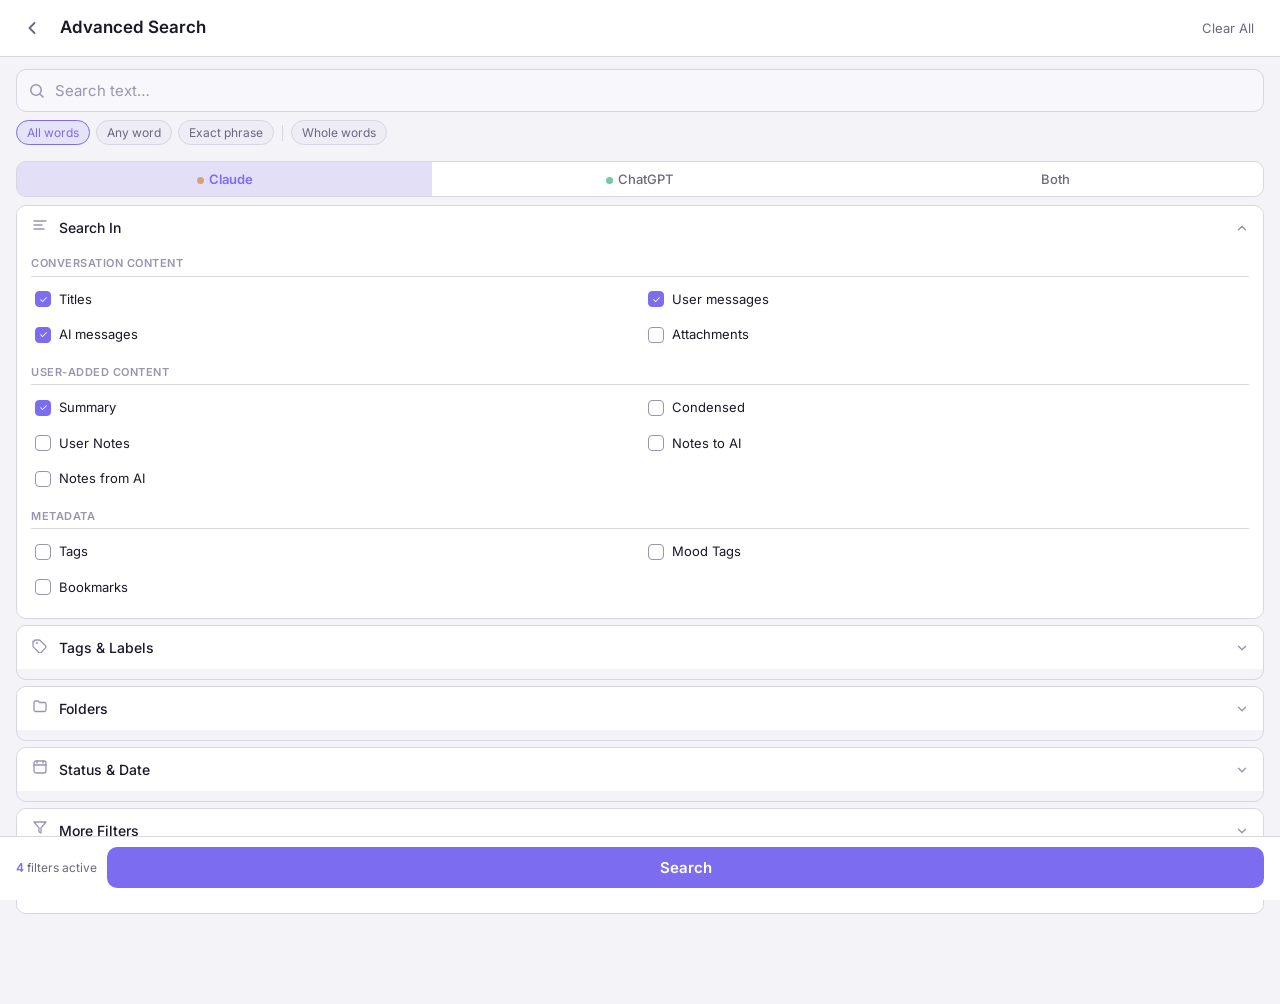
<file: advanced-search.html>
<!DOCTYPE html>
<html lang="en">
<head>
<meta charset="UTF-8">
<meta name="viewport" content="width=device-width, initial-scale=1, viewport-fit=cover">
<title>Advanced Search</title>
<link href="https://fonts.googleapis.com/css2?family=Inter:wght@400;500;600;700&display=swap" rel="stylesheet">
<style>
:root {
  --bg-base: #0e0e1a;
  --bg-surface: #16162a;
  --bg-elevated: #1e1e38;
  --bg-input: #121224;
  --border: #2a2a50;
  --border-active: #6c5ce7;
  --text-primary: #e8e6f0;
  --text-secondary: #8a86a0;
  --text-muted: #5c587a;
  --accent: #7c6df0;
  --accent-dim: rgba(124, 109, 240, 0.15);
  --accent-hover: #8d80f4;
  --chip-bg: #1e1e38;
  --chip-active-bg: rgba(124, 109, 240, 0.2);
  --chip-active-border: #7c6df0;
  --destructive: #e05a5a;
  --destructive-dim: rgba(224, 90, 90, 0.15);
  --success: #4ecdc4;
  --success-dim: rgba(78, 205, 196, 0.12);
  --warning: #f0a04b;
  --warning-dim: rgba(240, 160, 75, 0.12);
  --claude-color: #d4a574;
  --chatgpt-color: #74c9a8;
  --radius-sm: 6px;
  --radius-md: 10px;
  --radius-lg: 14px;
  --font: 'Inter', -apple-system, BlinkMacSystemFont, sans-serif;
  box-sizing: border-box;
  padding-top: env(safe-area-inset-top, 0px);
  padding-bottom: env(safe-area-inset-bottom, 0px);
}
@media (prefers-color-scheme: light) {
  :root:not([data-theme="dark"]) {
    --bg-base: #f4f3f8;
    --bg-surface: #ffffff;
    --bg-elevated: #eeedf5;
    --bg-input: #f8f7fc;
    --border: #d8d6e2;
    --border-active: #6c5ce7;
    --text-primary: #1a1828;
    --text-secondary: #6b6780;
    --text-muted: #9995b0;
    --chip-bg: #eeedf5;
    --chip-active-bg: rgba(124, 109, 240, 0.12);
    --bg-elevated: #eeedf5;
  }
}
:root[data-theme="dark"] {
  --bg-base: #0e0e1a;
  --bg-surface: #16162a;
  --bg-elevated: #1e1e38;
  --bg-input: #12122a;
  --border: #2a2a50;
  --text-primary: #e8e6f0;
  --text-secondary: #8a86a0;
  --text-muted: #5c587a;
  --chip-bg: #1e1e38;
}
*, *::before, *::after { box-sizing: inherit; margin: 0; padding: 0; }
html { scroll-padding-top: env(safe-area-inset-top, 0px); }
html, body { height: 100%; }
body {
  font-family: var(--font);
  background: var(--bg-base);
  color: var(--text-primary);
  line-height: 1.5;
  -webkit-font-smoothing: antialiased;
  overflow-x: hidden;
}

/* ─── Header ─── */
.header {
  position: sticky;
  top: env(safe-area-inset-top, 0px);
  z-index: 100;
  background: var(--bg-surface);
  border-bottom: 1px solid var(--border);
  padding: 12px 16px;
  display: flex;
  align-items: center;
  gap: 12px;
}
.header-back {
  background: none; border: none; color: var(--text-secondary);
  padding: 6px; cursor: pointer; display: flex; align-items: center;
}
.header-back:hover { color: var(--text-primary); }
.header-title {
  font-size: 17px; font-weight: 600; flex: 1;
}
.header-actions { display: flex; gap: 4px; }
.header-btn {
  background: none; border: none; color: var(--text-secondary);
  padding: 6px 10px; cursor: pointer; font-size: 13px;
  font-family: var(--font); border-radius: var(--radius-sm);
}
.header-btn:hover { color: var(--accent); background: var(--accent-dim); }

/* ─── Scrollable body ─── */
.scroll-body {
  overflow-y: auto;
  padding-bottom: 90px;
}

/* ─── Search Input Area ─── */
.search-input-area {
  padding: 12px 16px 0;
}
.search-field-wrap {
  position: relative;
  display: flex;
  align-items: center;
  background: var(--bg-input);
  border: 1px solid var(--border);
  border-radius: var(--radius-md);
  padding: 0 12px;
  transition: border-color 0.15s;
}
.search-field-wrap:focus-within { border-color: var(--accent); }
.search-icon { color: var(--text-muted); flex-shrink: 0; }
.search-input {
  flex: 1; background: none; border: none; outline: none;
  color: var(--text-primary); font-size: 15px; padding: 11px 10px;
  font-family: var(--font);
}
.search-input::placeholder { color: var(--text-muted); }
.search-clear {
  background: none; border: none; color: var(--text-muted);
  cursor: pointer; padding: 4px; display: none; flex-shrink: 0;
}
.search-clear.visible { display: flex; }
.search-clear:hover { color: var(--text-secondary); }

/* Text match options row */
.text-match-row {
  display: flex; gap: 6px; padding: 8px 0 4px; flex-wrap: wrap;
  align-items: center;
}
.match-chip {
  font-size: 12px; padding: 4px 10px; border-radius: 20px;
  border: 1px solid var(--border); background: var(--chip-bg);
  color: var(--text-secondary); cursor: pointer;
  font-family: var(--font); transition: all 0.15s;
  white-space: nowrap;
}
.match-chip.active {
  background: var(--chip-active-bg);
  border-color: var(--chip-active-border);
  color: var(--accent);
}
.match-chip:hover { border-color: var(--text-muted); }
.match-divider {
  width: 1px; height: 16px; background: var(--border); margin: 0 2px;
}

/* ─── Platform Selector ─── */
.platform-bar {
  display: flex; gap: 0; margin: 12px 16px 0;
  border-radius: var(--radius-md); overflow: hidden;
  border: 1px solid var(--border);
}
.platform-btn {
  flex: 1; padding: 9px 0; text-align: center;
  font-size: 13px; font-weight: 500; cursor: pointer;
  background: var(--bg-surface); color: var(--text-secondary);
  border: none; font-family: var(--font); transition: all 0.15s;
  position: relative;
}
.platform-btn:not(:last-child)::after {
  content: ''; position: absolute; right: 0; top: 20%; height: 60%;
  width: 1px; background: var(--border);
}
.platform-btn.active {
  background: var(--accent-dim); color: var(--accent); font-weight: 600;
}
.platform-btn.active::after { display: none; }
.platform-btn.active + .platform-btn::after { display: none; }
.platform-dot {
  display: inline-block; width: 7px; height: 7px;
  border-radius: 50%; margin-right: 5px; vertical-align: middle;
}
.platform-dot.claude { background: var(--claude-color); }
.platform-dot.gpt { background: var(--chatgpt-color); }

/* ─── Accordion Sections ─── */
.section {
  margin: 8px 16px 0;
  border: 1px solid var(--border);
  border-radius: var(--radius-md);
  overflow: hidden;
  transition: margin 0.15s;
}
.section + .section { margin-top: 6px; }
.section-header {
  display: flex; align-items: center; padding: 11px 14px;
  cursor: pointer; user-select: none; background: var(--bg-surface);
  transition: background 0.15s; gap: 10px;
}
.section-header:hover { background: var(--bg-elevated); }
.section-icon {
  color: var(--text-muted); flex-shrink: 0; width: 18px; text-align: center;
  font-size: 14px;
}
.section-title {
  flex: 1; font-size: 14px; font-weight: 500; color: var(--text-primary);
}
.section-badge {
  font-size: 11px; font-weight: 600; padding: 1px 7px;
  border-radius: 10px; background: var(--accent);
  color: #fff; min-width: 20px; text-align: center;
  display: none;
}
.section-badge.visible { display: inline-block; }
.section-chevron {
  color: var(--text-muted); transition: transform 0.2s; flex-shrink: 0;
}
.section.open .section-chevron { transform: rotate(180deg); }
.section-body {
  max-height: 0; overflow: hidden; transition: max-height 0.25s ease;
  background: var(--bg-surface);
}
.section.open .section-body { max-height: 2000px; }
.section-body-inner { padding: 2px 14px 14px; }

/* Active filters summary (shown when collapsed) */
.section-active-summary {
  display: flex; flex-wrap: wrap; gap: 4px;
  padding: 0 14px 10px;
}
.section.open .section-active-summary { display: none; }
.active-tag {
  font-size: 11px; padding: 2px 8px; border-radius: 12px;
  background: var(--accent-dim); color: var(--accent);
  white-space: nowrap;
}

/* ─── Within sections ─── */
.subsection-label {
  font-size: 11px; font-weight: 600; color: var(--text-muted);
  text-transform: uppercase; letter-spacing: 0.5px;
  margin: 12px 0 6px; padding-bottom: 4px;
  border-bottom: 1px solid var(--border);
}
.subsection-label:first-child { margin-top: 4px; }

.check-grid {
  display: grid; grid-template-columns: 1fr 1fr;
  gap: 2px 8px;
}
.check-item {
  display: flex; align-items: center; gap: 8px;
  padding: 7px 4px; cursor: pointer; border-radius: var(--radius-sm);
  transition: background 0.1s;
}
.check-item:hover { background: var(--bg-elevated); }
.check-box {
  width: 16px; height: 16px; border-radius: 4px;
  border: 1.5px solid var(--text-muted); flex-shrink: 0;
  display: flex; align-items: center; justify-content: center;
  transition: all 0.15s; font-size: 10px; color: transparent;
}
.check-item.checked .check-box {
  background: var(--accent); border-color: var(--accent); color: #fff;
}
.check-label { font-size: 13px; color: var(--text-primary); }

/* Tag filter sections */
.tag-filter-controls {
  display: flex; gap: 4px; margin-bottom: 8px; flex-wrap: wrap;
}
.tag-mode-chip {
  font-size: 11px; padding: 3px 9px; border-radius: 14px;
  border: 1px solid var(--border); background: var(--chip-bg);
  color: var(--text-secondary); cursor: pointer;
  font-family: var(--font); transition: all 0.15s;
}
.tag-mode-chip.active {
  border-color: var(--chip-active-border);
  background: var(--chip-active-bg);
  color: var(--accent);
}
.tag-mode-chip.exclude.active {
  border-color: var(--destructive);
  background: var(--destructive-dim);
  color: var(--destructive);
}
.tag-select-area {
  display: flex; flex-wrap: wrap; gap: 5px;
  padding: 8px; background: var(--bg-input);
  border-radius: var(--radius-sm); border: 1px solid var(--border);
  min-height: 36px; align-items: center;
}
.tag-placeholder {
  font-size: 12px; color: var(--text-muted); font-style: italic;
}
.tag-pill {
  font-size: 12px; padding: 3px 8px; border-radius: 12px;
  background: var(--bg-elevated); color: var(--text-primary);
  cursor: pointer; border: 1px solid var(--border);
  transition: all 0.15s; display: flex; align-items: center; gap: 4px;
}
.tag-pill.selected {
  background: var(--accent-dim); border-color: var(--accent); color: var(--accent);
}
.tag-pill.excluded {
  background: var(--destructive-dim); border-color: var(--destructive);
  color: var(--destructive); text-decoration: line-through;
}
.tag-pill .remove { font-size: 10px; opacity: 0.6; }
.tag-pill:hover .remove { opacity: 1; }

/* Label color dots */
.label-dot {
  width: 10px; height: 10px; border-radius: 50%;
  display: inline-block; flex-shrink: 0;
}

/* ─── Date section ─── */
.date-chips {
  display: flex; flex-wrap: wrap; gap: 5px; margin-bottom: 8px;
}
.date-chip {
  font-size: 12px; padding: 5px 12px; border-radius: 16px;
  border: 1px solid var(--border); background: var(--chip-bg);
  color: var(--text-secondary); cursor: pointer;
  font-family: var(--font); transition: all 0.15s;
}
.date-chip.active {
  border-color: var(--accent); background: var(--accent-dim); color: var(--accent);
}
.date-range-row {
  display: none; gap: 8px; margin-top: 8px; align-items: center;
}
.date-range-row.visible { display: flex; }
.date-input {
  flex: 1; background: var(--bg-input); border: 1px solid var(--border);
  border-radius: var(--radius-sm); padding: 8px 10px;
  color: var(--text-primary); font-family: var(--font); font-size: 13px;
}
.date-input:focus { outline: none; border-color: var(--accent); }
.date-sep { color: var(--text-muted); font-size: 12px; }
.date-note {
  font-size: 11px; color: var(--text-muted); margin-top: 6px;
  font-style: italic;
}

/* ─── Conversation Status ─── */
.status-chips { display: flex; flex-wrap: wrap; gap: 5px; }

/* ─── Additional Filters (has...) ─── */
.has-grid {
  display: grid; grid-template-columns: 1fr 1fr; gap: 2px 8px;
}

/* ─── Provider-specific ─── */
.provider-filter {
  margin-top: 10px; padding-top: 10px;
  border-top: 1px solid var(--border);
}
.provider-label {
  font-size: 12px; color: var(--text-muted); margin-bottom: 6px;
  display: flex; align-items: center; gap: 6px;
}
.provider-dot { width: 6px; height: 6px; border-radius: 50%; }
.provider-select {
  width: 100%; background: var(--bg-input); border: 1px solid var(--border);
  border-radius: var(--radius-sm); padding: 8px 10px;
  color: var(--text-primary); font-family: var(--font); font-size: 13px;
}
.provider-select:focus { outline: none; border-color: var(--accent); }

/* ─── Saved Searches ─── */
.saved-list { display: flex; flex-direction: column; gap: 4px; }
.saved-item {
  display: flex; align-items: center; gap: 10px;
  padding: 8px 10px; border-radius: var(--radius-sm);
  cursor: pointer; transition: background 0.1s;
}
.saved-item:hover { background: var(--bg-elevated); }
.saved-icon { color: var(--text-muted); flex-shrink: 0; font-size: 13px; }
.saved-name { font-size: 13px; color: var(--text-primary); flex: 1; }
.saved-meta { font-size: 11px; color: var(--text-muted); }

/* ─── Bottom Action Bar ─── */
.bottom-bar {
  position: fixed;
  bottom: env(safe-area-inset-bottom, 0px);
  left: 0; right: 0; z-index: 100;
  background: var(--bg-surface);
  border-top: 1px solid var(--border);
  padding: 10px 16px 12px;
  display: flex; gap: 10px; align-items: center;
}
.filter-count {
  font-size: 12px; color: var(--text-secondary);
  white-space: nowrap;
}
.filter-count strong {
  color: var(--accent); font-weight: 600;
}
.search-btn {
  flex: 1; padding: 11px 0; border: none;
  border-radius: var(--radius-md); background: var(--accent);
  color: #fff; font-size: 15px; font-weight: 600;
  font-family: var(--font); cursor: pointer;
  transition: background 0.15s;
}
.search-btn:hover { background: var(--accent-hover); }
.search-btn:active { transform: scale(0.98); }

/* ─── Results Overlay (shown after search) ─── */
.results-panel { display: none; }
.results-panel.visible { display: block; }
.results-header {
  display: flex; align-items: center; padding: 8px 16px;
  gap: 8px; flex-wrap: wrap;
}
.results-count {
  font-size: 14px; font-weight: 600; color: var(--text-primary);
  flex: 1;
}
.results-sort {
  background: var(--bg-input); border: 1px solid var(--border);
  border-radius: var(--radius-sm); padding: 5px 8px;
  color: var(--text-secondary); font-size: 12px;
  font-family: var(--font);
}
.results-view-toggle {
  display: flex; border: 1px solid var(--border);
  border-radius: var(--radius-sm); overflow: hidden;
}
.view-btn {
  background: var(--bg-surface); border: none; padding: 5px 10px;
  color: var(--text-muted); font-size: 12px; cursor: pointer;
  font-family: var(--font);
}
.view-btn.active { background: var(--accent-dim); color: var(--accent); }
.view-btn:not(:last-child) { border-right: 1px solid var(--border); }
.modify-btn {
  font-size: 12px; color: var(--accent); background: none;
  border: 1px solid var(--accent); border-radius: var(--radius-sm);
  padding: 5px 10px; cursor: pointer; font-family: var(--font);
}

/* Result cards */
.result-card {
  margin: 6px 16px; padding: 12px 14px;
  background: var(--bg-surface); border: 1px solid var(--border);
  border-radius: var(--radius-md); cursor: pointer;
  transition: border-color 0.15s;
}
.result-card:hover { border-color: var(--text-muted); }
.result-card-top {
  display: flex; align-items: flex-start; gap: 8px; margin-bottom: 6px;
}
.result-title { font-size: 14px; font-weight: 600; flex: 1; }
.result-date { font-size: 11px; color: var(--text-muted); white-space: nowrap; }
.result-meta {
  display: flex; flex-wrap: wrap; gap: 4px; margin-bottom: 8px;
}
.result-meta-chip {
  font-size: 10px; padding: 2px 6px; border-radius: 8px;
  background: var(--bg-elevated); color: var(--text-secondary);
}
.result-meta-chip.platform-claude {
  background: rgba(212, 165, 116, 0.15); color: var(--claude-color);
}
.result-meta-chip.platform-gpt {
  background: rgba(116, 201, 168, 0.15); color: var(--chatgpt-color);
}
.result-meta-chip.matches {
  background: var(--accent-dim); color: var(--accent);
}
.result-snippet {
  font-size: 12px; color: var(--text-secondary); line-height: 1.55;
  padding: 6px 8px; background: var(--bg-input);
  border-radius: var(--radius-sm); border-left: 2px solid var(--accent);
}
.result-snippet-source {
  font-size: 10px; color: var(--text-muted); font-weight: 600;
  text-transform: uppercase; letter-spacing: 0.3px;
  margin-bottom: 2px;
}
.result-snippet mark {
  background: rgba(124, 109, 240, 0.25); color: var(--accent);
  border-radius: 2px; padding: 0 1px;
}
.result-tags {
  display: flex; flex-wrap: wrap; gap: 4px; margin-top: 6px;
}
.result-tag {
  font-size: 10px; padding: 2px 7px; border-radius: 10px;
  border: 1px solid var(--border); color: var(--text-secondary);
}

/* ─── Utilities ─── */
.sr-only {
  position: absolute; width: 1px; height: 1px;
  padding: 0; margin: -1px; overflow: hidden;
  clip: rect(0,0,0,0); border: 0;
}
</style>
</head>
<body>
<div id="app">

  <!-- ═══ HEADER ═══ -->
  <div class="header">
    <button class="header-back" aria-label="Back" onclick="toggleResults(false)">
      <svg width="20" height="20" viewBox="0 0 20 20" fill="none"><path d="M12.5 15L7.5 10L12.5 5" stroke="currentColor" stroke-width="1.8" stroke-linecap="round" stroke-linejoin="round"/></svg>
    </button>
    <div class="header-title">Advanced Search</div>
    <div class="header-actions">
      <button class="header-btn" onclick="clearAll()">Clear All</button>
    </div>
  </div>

  <!-- ═══ FILTER BUILDER (shown when results hidden) ═══ -->
  <div id="filterBuilder" class="scroll-body">

    <!-- Search Text -->
    <div class="search-input-area">
      <div class="search-field-wrap">
        <svg class="search-icon" width="16" height="16" viewBox="0 0 16 16" fill="none"><circle cx="7" cy="7" r="5.2" stroke="currentColor" stroke-width="1.5"/><path d="M11 11L14 14" stroke="currentColor" stroke-width="1.5" stroke-linecap="round"/></svg>
        <input class="search-input" id="searchInput" type="text" placeholder="Search text…" oninput="onSearchInput(this)">
        <button class="search-clear" id="searchClear" onclick="document.getElementById('searchInput').value='';this.classList.remove('visible');updateFilterCount();" aria-label="Clear">
          <svg width="16" height="16" viewBox="0 0 16 16" fill="none"><path d="M4 4L12 12M12 4L4 12" stroke="currentColor" stroke-width="1.5" stroke-linecap="round"/></svg>
        </button>
      </div>
      <div class="text-match-row">
        <button class="match-chip active" data-group="textmatch" onclick="selectInGroup(this,'textmatch')">All words</button>
        <button class="match-chip" data-group="textmatch" onclick="selectInGroup(this,'textmatch')">Any word</button>
        <button class="match-chip" data-group="textmatch" onclick="selectInGroup(this,'textmatch')">Exact phrase</button>
        <div class="match-divider"></div>
        <button class="match-chip" onclick="this.classList.toggle('active');updateFilterCount();">Whole words</button>
      </div>
    </div>

    <!-- Platform -->
    <div class="platform-bar">
      <button class="platform-btn active" onclick="selectPlatform(this)"><span class="platform-dot claude"></span>Claude</button>
      <button class="platform-btn" onclick="selectPlatform(this)"><span class="platform-dot gpt"></span>ChatGPT</button>
      <button class="platform-btn" onclick="selectPlatform(this)">Both</button>
    </div>

    <!-- ─── Search In ─── -->
    <div class="section open" id="sec-searchin">
      <div class="section-header" onclick="toggleSection('sec-searchin')">
        <span class="section-icon">
          <svg width="16" height="16" viewBox="0 0 16 16" fill="none"><path d="M2 4h12M2 8h8M2 12h10" stroke="currentColor" stroke-width="1.4" stroke-linecap="round"/></svg>
        </span>
        <span class="section-title">Search In</span>
        <span class="section-badge" id="badge-searchin">4</span>
        <svg class="section-chevron" width="14" height="14" viewBox="0 0 14 14" fill="none"><path d="M3.5 5.25L7 8.75L10.5 5.25" stroke="currentColor" stroke-width="1.4" stroke-linecap="round" stroke-linejoin="round"/></svg>
      </div>
      <div class="section-active-summary" id="summary-searchin"></div>
      <div class="section-body"><div class="section-body-inner">
        <div class="subsection-label">Conversation Content</div>
        <div class="check-grid">
          <label class="check-item checked" onclick="toggleCheck(this)"><span class="check-box">✓</span><span class="check-label">Titles</span></label>
          <label class="check-item checked" onclick="toggleCheck(this)"><span class="check-box">✓</span><span class="check-label">User messages</span></label>
          <label class="check-item checked" onclick="toggleCheck(this)"><span class="check-box">✓</span><span class="check-label">AI messages</span></label>
          <label class="check-item" onclick="toggleCheck(this)"><span class="check-box">✓</span><span class="check-label">Attachments</span></label>
        </div>
        <div class="subsection-label">User-Added Content</div>
        <div class="check-grid">
          <label class="check-item checked" onclick="toggleCheck(this)"><span class="check-box">✓</span><span class="check-label">Summary</span></label>
          <label class="check-item" onclick="toggleCheck(this)"><span class="check-box">✓</span><span class="check-label">Condensed</span></label>
          <label class="check-item" onclick="toggleCheck(this)"><span class="check-box">✓</span><span class="check-label">User Notes</span></label>
          <label class="check-item" onclick="toggleCheck(this)"><span class="check-box">✓</span><span class="check-label">Notes to AI</span></label>
          <label class="check-item" onclick="toggleCheck(this)"><span class="check-box">✓</span><span class="check-label">Notes from AI</span></label>
        </div>
        <div class="subsection-label">Metadata</div>
        <div class="check-grid">
          <label class="check-item" onclick="toggleCheck(this)"><span class="check-box">✓</span><span class="check-label">Tags</span></label>
          <label class="check-item" onclick="toggleCheck(this)"><span class="check-box">✓</span><span class="check-label">Mood Tags</span></label>
          <label class="check-item" onclick="toggleCheck(this)"><span class="check-box">✓</span><span class="check-label">Bookmarks</span></label>
        </div>
      </div></div>
    </div>

    <!-- ─── Tags & Labels ─── -->
    <div class="section" id="sec-tags">
      <div class="section-header" onclick="toggleSection('sec-tags')">
        <span class="section-icon">
          <svg width="16" height="16" viewBox="0 0 16 16" fill="none"><path d="M2 4.5C2 3.67 2.67 3 3.5 3H7.09c.4 0 .78.16 1.06.44L13.5 8.79a1.5 1.5 0 010 2.12l-4.59 4.59a1.5 1.5 0 01-2.12 0L1.44 10.15A1.5 1.5 0 011 9.09V4.5z" stroke="currentColor" stroke-width="1.3"/><circle cx="5" cy="6" r="1" fill="currentColor"/></svg>
        </span>
        <span class="section-title">Tags & Labels</span>
        <span class="section-badge" id="badge-tags"></span>
        <svg class="section-chevron" width="14" height="14" viewBox="0 0 14 14" fill="none"><path d="M3.5 5.25L7 8.75L10.5 5.25" stroke="currentColor" stroke-width="1.4" stroke-linecap="round" stroke-linejoin="round"/></svg>
      </div>
      <div class="section-active-summary" id="summary-tags"></div>
      <div class="section-body"><div class="section-body-inner">

        <div class="subsection-label">Regular Tags</div>
        <div class="tag-filter-controls">
          <button class="tag-mode-chip active" data-group="tagmode" onclick="selectInGroup(this,'tagmode')">Include</button>
          <button class="tag-mode-chip exclude" data-group="tagmode" onclick="selectInGroup(this,'tagmode')">Exclude</button>
          <div class="match-divider"></div>
          <button class="tag-mode-chip active" data-group="taglogic" onclick="selectInGroup(this,'taglogic')">Match Any</button>
          <button class="tag-mode-chip" data-group="taglogic" onclick="selectInGroup(this,'taglogic')">Match All</button>
        </div>
        <div class="tag-select-area">
          <span class="tag-pill" onclick="this.classList.toggle('selected');updateFilterCount();">Projects</span>
          <span class="tag-pill" onclick="this.classList.toggle('selected');updateFilterCount();">backup</span>
          <span class="tag-pill" onclick="this.classList.toggle('selected');updateFilterCount();">data</span>
          <span class="tag-pill" onclick="this.classList.toggle('selected');updateFilterCount();">restore</span>
          <span class="tag-pill" onclick="this.classList.toggle('selected');updateFilterCount();">UI</span>
          <span class="tag-pill" onclick="this.classList.toggle('selected');updateFilterCount();">bugs</span>
        </div>

        <div class="subsection-label" style="margin-top:16px">Mood Tags</div>
        <div class="tag-filter-controls">
          <button class="tag-mode-chip active" data-group="moodmode" onclick="selectInGroup(this,'moodmode')">Include</button>
          <button class="tag-mode-chip exclude" data-group="moodmode" onclick="selectInGroup(this,'moodmode')">Exclude</button>
          <div class="match-divider"></div>
          <button class="tag-mode-chip active" data-group="moodlogic" onclick="selectInGroup(this,'moodlogic')">Match Any</button>
          <button class="tag-mode-chip" data-group="moodlogic" onclick="selectInGroup(this,'moodlogic')">Match All</button>
        </div>
        <div class="tag-select-area">
          <span class="tag-pill" onclick="this.classList.toggle('selected');updateFilterCount();">Productive</span>
          <span class="tag-pill" onclick="this.classList.toggle('selected');updateFilterCount();">Frustrated</span>
          <span class="tag-pill" onclick="this.classList.toggle('selected');updateFilterCount();">Breakthrough</span>
          <span class="tag-pill" onclick="this.classList.toggle('selected');updateFilterCount();">Exploring</span>
        </div>

        <div class="subsection-label" style="margin-top:16px">Labels</div>
        <div class="tag-filter-controls">
          <button class="tag-mode-chip active" data-group="labelmode" onclick="selectInGroup(this,'labelmode')">Include</button>
          <button class="tag-mode-chip exclude" data-group="labelmode" onclick="selectInGroup(this,'labelmode')">Exclude</button>
          <div class="match-divider"></div>
          <button class="tag-mode-chip active" data-group="labellogic" onclick="selectInGroup(this,'labellogic')">Match Any</button>
          <button class="tag-mode-chip" data-group="labellogic" onclick="selectInGroup(this,'labellogic')">Match All</button>
        </div>
        <div class="tag-select-area">
          <span class="tag-pill" onclick="this.classList.toggle('selected');updateFilterCount();"><span class="label-dot" style="background:#e05a5a"></span> Urgent</span>
          <span class="tag-pill" onclick="this.classList.toggle('selected');updateFilterCount();"><span class="label-dot" style="background:#f0a04b"></span> Review</span>
          <span class="tag-pill" onclick="this.classList.toggle('selected');updateFilterCount();"><span class="label-dot" style="background:#4ecdc4"></span> Done</span>
          <span class="tag-pill" onclick="this.classList.toggle('selected');updateFilterCount();"><span class="label-dot" style="background:#7c6df0"></span></span>
          <span class="tag-pill" onclick="this.classList.toggle('selected');updateFilterCount();"><span class="label-dot" style="background:#8a86a0"></span></span>
          <span class="tag-pill" onclick="this.classList.toggle('selected');updateFilterCount();">Unlabeled</span>
        </div>
      </div></div>
    </div>

    <!-- ─── Folders ─── -->
    <div class="section" id="sec-folders">
      <div class="section-header" onclick="toggleSection('sec-folders')">
        <span class="section-icon">
          <svg width="16" height="16" viewBox="0 0 16 16" fill="none"><path d="M2 4.5C2 3.67 2.67 3 3.5 3H6l1.5 1.5H12.5c.83 0 1.5.67 1.5 1.5v6c0 .83-.67 1.5-1.5 1.5h-9A1.5 1.5 0 012 12V4.5z" stroke="currentColor" stroke-width="1.3"/></svg>
        </span>
        <span class="section-title">Folders</span>
        <span class="section-badge" id="badge-folders"></span>
        <svg class="section-chevron" width="14" height="14" viewBox="0 0 14 14" fill="none"><path d="M3.5 5.25L7 8.75L10.5 5.25" stroke="currentColor" stroke-width="1.4" stroke-linecap="round" stroke-linejoin="round"/></svg>
      </div>
      <div class="section-active-summary" id="summary-folders"></div>
      <div class="section-body"><div class="section-body-inner">
        <div class="tag-filter-controls" style="margin-bottom:10px">
          <button class="tag-mode-chip active" data-group="foldermode" onclick="selectInGroup(this,'foldermode')">All Folders</button>
          <button class="tag-mode-chip" data-group="foldermode" onclick="selectInGroup(this,'foldermode')">Selected</button>
          <button class="tag-mode-chip exclude" data-group="foldermode" onclick="selectInGroup(this,'foldermode')">Exclude</button>
          <button class="tag-mode-chip" data-group="foldermode" onclick="selectInGroup(this,'foldermode')">No Folder</button>
        </div>
        <div class="tag-select-area" id="folderList">
          <span class="tag-pill" onclick="this.classList.toggle('selected');updateFilterCount();">Health</span>
          <span class="tag-pill" onclick="this.classList.toggle('selected');updateFilterCount();">Housing</span>
          <span class="tag-pill" onclick="this.classList.toggle('selected');updateFilterCount();">Projects</span>
          <span class="tag-pill" onclick="this.classList.toggle('selected');updateFilterCount();">Personal</span>
          <span class="tag-pill" onclick="this.classList.toggle('selected');updateFilterCount();">Unfiled</span>
        </div>
      </div></div>
    </div>

    <!-- ─── Status & Date ─── -->
    <div class="section" id="sec-status">
      <div class="section-header" onclick="toggleSection('sec-status')">
        <span class="section-icon">
          <svg width="16" height="16" viewBox="0 0 16 16" fill="none"><rect x="2" y="2" width="12" height="12" rx="2" stroke="currentColor" stroke-width="1.3"/><path d="M5 2v2M11 2v2M2 6h12" stroke="currentColor" stroke-width="1.3" stroke-linecap="round"/></svg>
        </span>
        <span class="section-title">Status & Date</span>
        <span class="section-badge" id="badge-status"></span>
        <svg class="section-chevron" width="14" height="14" viewBox="0 0 14 14" fill="none"><path d="M3.5 5.25L7 8.75L10.5 5.25" stroke="currentColor" stroke-width="1.4" stroke-linecap="round" stroke-linejoin="round"/></svg>
      </div>
      <div class="section-active-summary" id="summary-status"></div>
      <div class="section-body"><div class="section-body-inner">
        <div class="subsection-label">Conversation Status</div>
        <div class="status-chips">
          <button class="match-chip active" data-group="status" onclick="selectInGroup(this,'status')">Active</button>
          <button class="match-chip" data-group="status" onclick="selectInGroup(this,'status')">Archived</button>
          <button class="match-chip" data-group="status" onclick="selectInGroup(this,'status')">Recycle Bin</button>
          <div class="match-divider"></div>
          <button class="match-chip" onclick="this.classList.toggle('active');updateFilterCount();">Pinned only</button>
        </div>
        <div class="subsection-label" style="margin-top:16px">Last Activity Date</div>
        <div class="date-chips">
          <button class="date-chip active" data-group="daterange" onclick="selectDate(this,'daterange')">Any time</button>
          <button class="date-chip" data-group="daterange" onclick="selectDate(this,'daterange')">7 days</button>
          <button class="date-chip" data-group="daterange" onclick="selectDate(this,'daterange')">30 days</button>
          <button class="date-chip" data-group="daterange" onclick="selectDate(this,'daterange')">90 days</button>
          <button class="date-chip" data-group="daterange" onclick="selectDate(this,'daterange')">Custom</button>
        </div>
        <div class="date-range-row" id="customDateRow">
          <input type="date" class="date-input" placeholder="From">
          <span class="date-sep">→</span>
          <input type="date" class="date-input" placeholder="To">
        </div>
        <div class="date-note">Filters by conversation's last activity date</div>
      </div></div>
    </div>

    <!-- ─── Additional Filters ─── -->
    <div class="section" id="sec-additional">
      <div class="section-header" onclick="toggleSection('sec-additional')">
        <span class="section-icon">
          <svg width="16" height="16" viewBox="0 0 16 16" fill="none"><path d="M14 2H2l5 5.91V12l2 1V7.91L14 2z" stroke="currentColor" stroke-width="1.3" stroke-linecap="round" stroke-linejoin="round"/></svg>
        </span>
        <span class="section-title">More Filters</span>
        <span class="section-badge" id="badge-additional"></span>
        <svg class="section-chevron" width="14" height="14" viewBox="0 0 14 14" fill="none"><path d="M3.5 5.25L7 8.75L10.5 5.25" stroke="currentColor" stroke-width="1.4" stroke-linecap="round" stroke-linejoin="round"/></svg>
      </div>
      <div class="section-active-summary" id="summary-additional"></div>
      <div class="section-body"><div class="section-body-inner">
        <div class="subsection-label">Conversation Must Have</div>
        <div class="has-grid">
          <label class="check-item" onclick="toggleCheck(this)"><span class="check-box">✓</span><span class="check-label">Summary</span></label>
          <label class="check-item" onclick="toggleCheck(this)"><span class="check-box">✓</span><span class="check-label">Notes</span></label>
          <label class="check-item" onclick="toggleCheck(this)"><span class="check-box">✓</span><span class="check-label">Bookmarks</span></label>
          <label class="check-item" onclick="toggleCheck(this)"><span class="check-box">✓</span><span class="check-label">Attachments</span></label>
        </div>
        <!-- Claude-specific (shown when Claude or Both) -->
        <div class="provider-filter" id="claudeFilter">
          <div class="provider-label"><span class="provider-dot" style="background:var(--claude-color)"></span> Claude Model</div>
          <select class="provider-select">
            <option>Any model</option>
            <option>Opus</option>
            <option>Sonnet</option>
            <option>Haiku</option>
          </select>
        </div>
        <!-- GPT-specific (shown when ChatGPT or Both) -->
        <div class="provider-filter" id="gptFilter" style="display:none">
          <div class="provider-label"><span class="provider-dot" style="background:var(--chatgpt-color)"></span> Custom GPT</div>
          <select class="provider-select">
            <option>Any GPT</option>
            <option>Custom GPTs only</option>
            <option>Default ChatGPT only</option>
          </select>
        </div>
      </div></div>
    </div>

    <!-- ─── Saved Searches ─── -->
    <div class="section" id="sec-saved">
      <div class="section-header" onclick="toggleSection('sec-saved')">
        <span class="section-icon">
          <svg width="16" height="16" viewBox="0 0 16 16" fill="none"><path d="M4 2h8a2 2 0 012 2v9.17a.83.83 0 01-1.32.67L8 10.5l-4.68 3.34A.83.83 0 012 13.17V4a2 2 0 012-2z" stroke="currentColor" stroke-width="1.3"/></svg>
        </span>
        <span class="section-title">Saved Searches</span>
        <svg class="section-chevron" width="14" height="14" viewBox="0 0 14 14" fill="none"><path d="M3.5 5.25L7 8.75L10.5 5.25" stroke="currentColor" stroke-width="1.4" stroke-linecap="round" stroke-linejoin="round"/></svg>
      </div>
      <div class="section-body"><div class="section-body-inner">
        <div class="subsection-label">Recent</div>
        <div class="saved-list">
          <div class="saved-item"><span class="saved-icon">🕐</span><span class="saved-name">backup restore strategy</span><span class="saved-meta">2 days ago</span></div>
          <div class="saved-item"><span class="saved-icon">🕐</span><span class="saved-name">UUID migration</span><span class="saved-meta">5 days ago</span></div>
        </div>
        <div class="subsection-label" style="margin-top:12px">Saved</div>
        <div class="saved-list">
          <div class="saved-item"><span class="saved-icon">⭐</span><span class="saved-name">All housing docs + notes</span><span class="saved-meta">6 filters</span></div>
          <div class="saved-item"><span class="saved-icon">⭐</span><span class="saved-name">Project bugs, frustrated</span><span class="saved-meta">4 filters</span></div>
        </div>
      </div></div>
    </div>

  </div><!-- /filterBuilder -->

  <!-- ═══ RESULTS PANEL ═══ -->
  <div id="resultsPanel" class="results-panel scroll-body">
    <div class="results-header">
      <div class="results-count">127 results</div>
      <button class="modify-btn" onclick="toggleResults(false)">Modify Search</button>
    </div>
    <div class="results-header" style="padding-top:0">
      <select class="results-sort">
        <option>Newest first</option>
        <option>Oldest first</option>
        <option>Relevance</option>
        <option>Most matches</option>
      </select>
      <div class="results-view-toggle">
        <button class="view-btn active">Grouped</button>
        <button class="view-btn" onclick="this.classList.add('active');this.previousElementSibling.classList.remove('active');">Matches</button>
      </div>
    </div>

    <!-- Sample results -->
    <div class="result-card">
      <div class="result-card-top">
        <div class="result-title">Backup and restore plan</div>
        <div class="result-date">Sep 21</div>
      </div>
      <div class="result-meta">
        <span class="result-meta-chip platform-claude">Claude</span>
        <span class="result-meta-chip matches">4 matches</span>
      </div>
      <div class="result-snippet">
        <div class="result-snippet-source">User message</div>
        Let's go over the <mark>backup</mark> strategy for the new client. I want to make sure we include all categories and keep UUIDs stable.
      </div>
      <div class="result-tags">
        <span class="result-tag">Projects</span>
        <span class="result-tag">backup</span>
      </div>
    </div>

    <div class="result-card">
      <div class="result-card-top">
        <div class="result-title">LifeLogger data issue</div>
        <div class="result-date">Sep 19</div>
      </div>
      <div class="result-meta">
        <span class="result-meta-chip platform-claude">Claude</span>
        <span class="result-meta-chip matches">2 matches</span>
      </div>
      <div class="result-snippet">
        <div class="result-snippet-source">Summary</div>
        The data didn't show up after restore. Checked the <mark>backup</mark> file and found the export was missing three category tables.
      </div>
      <div class="result-tags">
        <span class="result-tag">Projects</span>
        <span class="result-tag">data</span>
        <span class="result-tag">restore</span>
      </div>
    </div>

    <div class="result-card">
      <div class="result-card-top">
        <div class="result-title">Backup screenshot</div>
        <div class="result-date">Sep 18</div>
      </div>
      <div class="result-meta">
        <span class="result-meta-chip platform-gpt">ChatGPT</span>
        <span class="result-meta-chip matches">1 match</span>
      </div>
      <div class="result-snippet">
        <div class="result-snippet-source">User Notes</div>
        Here's the screenshot you asked for. The <mark>backup</mark> dialog shows the correct timestamp format now.
      </div>
      <div class="result-tags">
        <span class="result-tag">Personal</span>
        <span class="result-tag">backup</span>
      </div>
    </div>

    <div class="result-card">
      <div class="result-card-top">
        <div class="result-title">Restore options discussion</div>
        <div class="result-date">Aug 30</div>
      </div>
      <div class="result-meta">
        <span class="result-meta-chip platform-claude">Claude</span>
        <span class="result-meta-chip matches">6 matches</span>
      </div>
      <div class="result-snippet">
        <div class="result-snippet-source">AI message</div>
        We should consider per-category restore options. A selective <mark>backup</mark> restore would let you recover individual categories without overwriting…
      </div>
      <div class="result-tags">
        <span class="result-tag">Projects</span>
        <span class="result-tag">restore</span>
      </div>
    </div>

  </div><!-- /resultsPanel -->

  <!-- ═══ BOTTOM BAR ═══ -->
  <div class="bottom-bar">
    <div class="filter-count" id="filterCountLabel"><strong>4</strong> filters active</div>
    <button class="search-btn" id="searchBtn" onclick="toggleResults(true)">Search</button>
  </div>

</div>

<script>
function toggleSection(id) {
  document.getElementById(id).classList.toggle('open');
}

function toggleCheck(el) {
  el.classList.toggle('checked');
  updateFilterCount();
}

function selectInGroup(el, group) {
  document.querySelectorAll(`[data-group="${group}"]`).forEach(b => b.classList.remove('active'));
  el.classList.add('active');
  updateFilterCount();
}

function selectPlatform(el) {
  document.querySelectorAll('.platform-btn').forEach(b => b.classList.remove('active'));
  el.classList.add('active');
  const txt = el.textContent.trim();
  const cf = document.getElementById('claudeFilter');
  const gf = document.getElementById('gptFilter');
  if (txt === 'Claude') { cf.style.display = ''; gf.style.display = 'none'; }
  else if (txt === 'ChatGPT') { cf.style.display = 'none'; gf.style.display = ''; }
  else { cf.style.display = ''; gf.style.display = ''; }
  updateFilterCount();
}

function selectDate(el, group) {
  document.querySelectorAll(`[data-group="${group}"]`).forEach(b => b.classList.remove('active'));
  el.classList.add('active');
  const customRow = document.getElementById('customDateRow');
  customRow.classList.toggle('visible', el.textContent.trim() === 'Custom');
  updateFilterCount();
}

function onSearchInput(el) {
  document.getElementById('searchClear').classList.toggle('visible', el.value.length > 0);
  updateFilterCount();
}

function toggleResults(show) {
  document.getElementById('filterBuilder').style.display = show ? 'none' : '';
  document.getElementById('resultsPanel').classList.toggle('visible', show);
  document.getElementById('searchBtn').textContent = show ? 'Modify Search' : 'Search';
  if (show) {
    document.getElementById('searchBtn').onclick = () => toggleResults(false);
  } else {
    document.getElementById('searchBtn').onclick = () => toggleResults(true);
  }
}

function updateFilterCount() {
  let count = 0;
  // Count checked items beyond defaults
  const checked = document.querySelectorAll('.check-item.checked').length;
  count += checked;
  // Count selected tags/pills
  const selectedPills = document.querySelectorAll('.tag-pill.selected').length;
  count += selectedPills;
  // Count non-default date
  const dateActive = document.querySelector('[data-group="daterange"].active');
  if (dateActive && dateActive.textContent.trim() !== 'Any time') count++;
  // Search text
  if (document.getElementById('searchInput').value.trim()) count++;

  const label = document.getElementById('filterCountLabel');
  label.innerHTML = `<strong>${count}</strong> filter${count !== 1 ? 's' : ''} active`;
}

function clearAll() {
  document.getElementById('searchInput').value = '';
  document.getElementById('searchClear').classList.remove('visible');
  document.querySelectorAll('.check-item.checked').forEach(el => el.classList.remove('checked'));
  document.querySelectorAll('.tag-pill.selected').forEach(el => el.classList.remove('selected'));
  document.querySelectorAll('.match-chip.active').forEach(el => el.classList.remove('active'));
  // Reset defaults
  document.querySelector('[data-group="textmatch"]').classList.add('active');
  document.querySelector('[data-group="daterange"]').classList.add('active');
  document.querySelector('[data-group="status"]').classList.add('active');
  document.getElementById('customDateRow').classList.remove('visible');
  updateFilterCount();
}

updateFilterCount();
</script>
</body>
</html>
</file>
